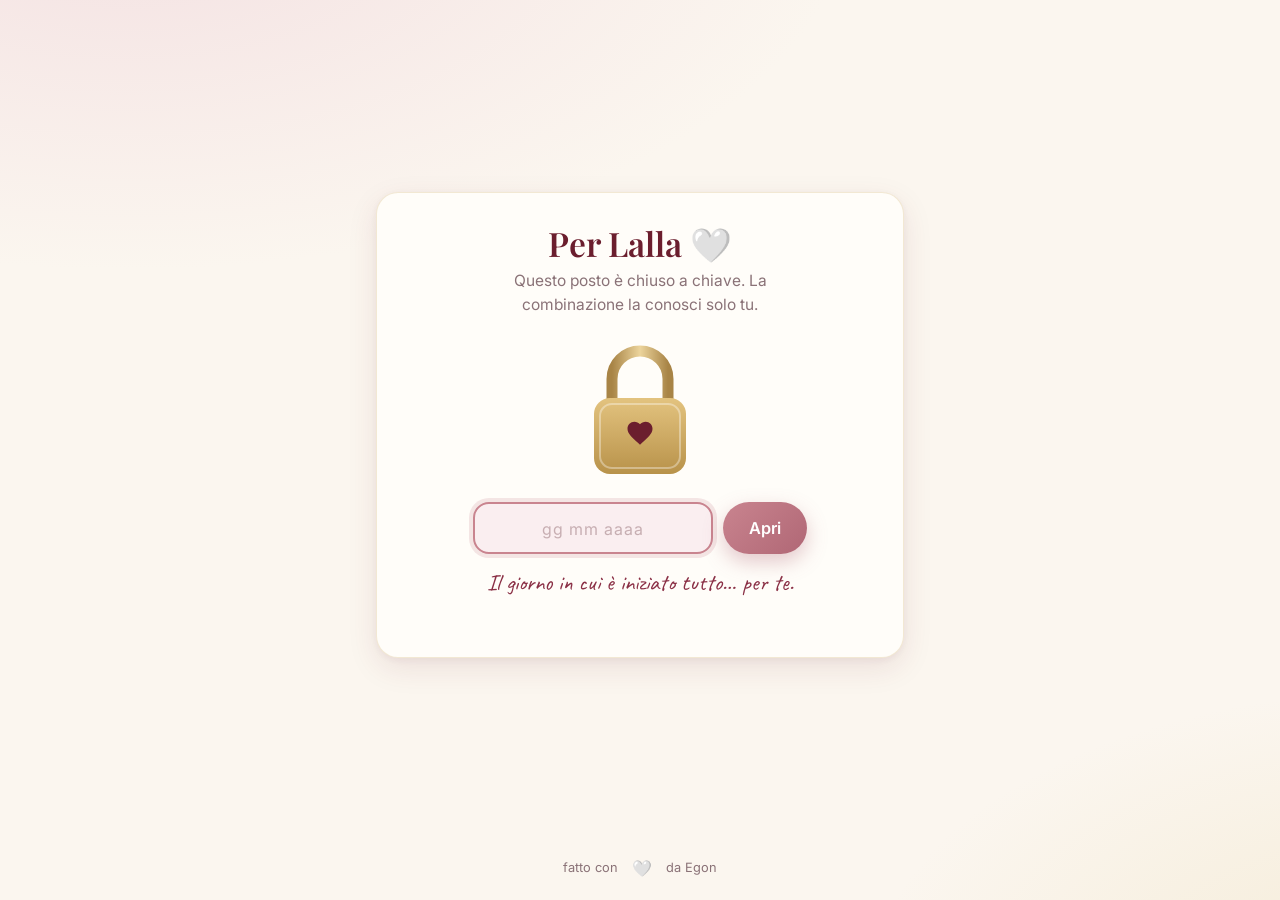
<file: index.html>
<!doctype html>
<html lang="it">
<head>
  <meta charset="utf-8">
  <meta name="viewport" content="width=device-width, initial-scale=1, viewport-fit=cover">
  <meta name="theme-color" content="#fbf6ef">
  <meta name="robots" content="noindex, nofollow">
  <meta name="apple-mobile-web-app-capable" content="yes">
  <meta name="format-detection" content="telephone=no">
  <title>Per Lalla 🤍</title>
  <link rel="icon" href="data:image/svg+xml,%3Csvg xmlns='http://www.w3.org/2000/svg' viewBox='0 0 24 24'%3E%3Cpath fill='%23c9848f' d='M12 21.35l-1.45-1.32C5.4 15.36 2 12.28 2 8.5 2 5.42 4.42 3 7.5 3c1.74 0 3.41.81 4.5 2.09C13.09 3.81 14.76 3 16.5 3 19.58 3 22 5.42 22 8.5c0 3.78-3.4 6.86-8.55 11.54L12 21.35z'/%3E%3C/svg%3E">
  <link rel="preconnect" href="https://fonts.googleapis.com">
  <link rel="preconnect" href="https://fonts.gstatic.com" crossorigin>
  <link rel="stylesheet" href="https://fonts.googleapis.com/css2?family=Caveat:wght@500;600;700&family=Inter:wght@400;500;600;700&family=Playfair+Display:ital,wght@0,500;0,600;0,700;1,500&display=swap">
  <link rel="stylesheet" href="style.css">
</head>
<body>
  <div id="petals" aria-hidden="true"></div>

  <header id="progress" aria-label="Avanzamento" hidden></header>

  <main id="app" aria-live="polite"></main>

  <footer id="footer">
    <span id="footer-before"></span>
    <button id="footer-heart" type="button" aria-label="Cuore">🤍</button>
    <span id="footer-after"></span>
  </footer>

  <!-- Unico elemento audio, riutilizzato per tutti i brani -->
  <audio id="audio" preload="metadata" playsinline webkit-playsinline></audio>

  <div id="toast" role="status" aria-live="polite"></div>

  <script src="config.js"></script>
  <script src="games/wordle.js"></script>
  <script src="games/memory.js"></script>
  <script src="games/numbers.js"></script>
  <script src="player.js"></script>
  <script src="app.js"></script>
</body>
</html>
</file>
<file: style.css>
/* =========================================================================
   Stile — romantico ed elegante (il player finale è scuro)
   ========================================================================= */
:root {
  --cream: #fbf6ef;
  --ivory: #fffdf9;
  --rose: #c9848f;
  --rose-deep: #b06775;
  --rose-light: #f3dfe1;
  --rose-pale: #faeef0;
  --bordeaux: #6b1e2e;
  --bordeaux-2: #8a2f45;
  --gold: #c9a961;
  --gold-soft: #e8d7a8;
  --text: #3e2a2f;
  --muted: #8a7277;
  --sage: #8fa98b;
  --absent: #b3aaa7;
  --shadow: 0 10px 30px rgba(107, 30, 46, .10), 0 2px 8px rgba(107, 30, 46, .06);
  --radius: 22px;

  --f-serif: 'Playfair Display', Georgia, 'Times New Roman', serif;
  --f-script: 'Caveat', 'Dancing Script', 'Segoe Script', 'Bradley Hand', cursive;
  --f-sans: 'Inter', -apple-system, BlinkMacSystemFont, 'Segoe UI', Roboto, Helvetica, Arial, sans-serif;

  --sp-bg: #121212;
  --sp-card: #181818;
  --sp-card-2: #282828;
  --sp-text: #ffffff;
  --sp-muted: #b3b3b3;
  --sp-accent: #f48fa5;
}

*, *::before, *::after { box-sizing: border-box; }

html { -webkit-text-size-adjust: 100%; text-size-adjust: 100%; }

html, body { margin: 0; padding: 0; overflow-x: hidden; }

body {
  min-height: 100vh;
  min-height: 100dvh;
  background: var(--cream);
  background-image:
    radial-gradient(1200px 600px at 10% -10%, rgba(243, 223, 225, .9), transparent 60%),
    radial-gradient(900px 500px at 110% 110%, rgba(232, 215, 168, .35), transparent 60%);
  background-attachment: fixed;
  color: var(--text);
  font-family: var(--f-sans);
  font-size: 16px;
  line-height: 1.5;
  display: flex;
  flex-direction: column;
  padding: env(safe-area-inset-top) env(safe-area-inset-right) env(safe-area-inset-bottom) env(safe-area-inset-left);
  -webkit-tap-highlight-color: transparent;
  transition: background-color .6s ease, color .6s ease;
}

button { font: inherit; color: inherit; touch-action: manipulation; }
img { display: block; max-width: 100%; }
[hidden] { display: none !important; }

.script { font-family: var(--f-script); }

/* ---------- petali sullo sfondo ---------- */
#petals { position: fixed; inset: 0; pointer-events: none; overflow: hidden; z-index: 0; }
.petal {
  position: absolute; top: -40px;
  background: radial-gradient(circle at 30% 30%, #f6e1e4, var(--rose));
  border-radius: 80% 0 80% 0;
  opacity: .35;
  animation: petal-fall linear infinite;
}
.petal.heart { background: none; border-radius: 0; }
.petal.heart svg { width: 100%; height: 100%; fill: var(--rose); }
@keyframes petal-fall {
  0% { transform: translate3d(0, -5vh, 0) rotate(0deg); }
  50% { transform: translate3d(var(--drift), 50vh, 0) rotate(200deg); }
  100% { transform: translate3d(0, 110vh, 0) rotate(380deg); }
}
body.dark #petals { display: none; }

/* ---------- barra avanzamento ---------- */
#progress {
  position: relative; z-index: 2;
  display: flex; align-items: center; justify-content: center;
  gap: 6px;
  padding: 14px 16px 0;
}
.p-heart { width: 20px; height: 20px; display: inline-flex; }
.p-heart svg { width: 100%; height: 100%; fill: transparent; stroke: var(--rose); stroke-width: 2; transition: fill .6s ease, transform .4s ease; }
.p-heart.on svg { fill: var(--rose); }
.p-heart.current svg { stroke: var(--bordeaux); animation: p-pulse 2.2s ease-in-out infinite; }
.p-line { width: 28px; height: 2px; border-radius: 2px; background: var(--rose-light); transition: background .6s; }
.p-line.on { background: var(--rose); }
@keyframes p-pulse { 0%, 100% { transform: scale(1); } 50% { transform: scale(1.15); } }

/* ---------- contenitore schermate ---------- */
#app {
  position: relative; z-index: 2;
  flex: 1 0 auto;
  width: 100%;
  max-width: 560px;
  margin: 0 auto;
  padding: 16px 16px 8px;
  display: flex; flex-direction: column;
}
.screen {
  flex: 1 0 auto;
  display: flex; flex-direction: column; justify-content: center;
  gap: 14px;
  transition: opacity .45s ease, transform .45s cubic-bezier(.2, .8, .2, 1);
}
.screen.entering { opacity: 0; transform: translateY(18px); }
.screen.leaving { opacity: 0; transform: translateY(-14px); transition-duration: .35s; }
body.player-mode #app { max-width: none; padding: 0; }

/* ---------- elementi comuni ---------- */
.card {
  background: var(--ivory);
  border-radius: var(--radius);
  box-shadow: var(--shadow);
  border: 1px solid rgba(201, 169, 97, .25);
  padding: 26px 20px;
  text-align: center;
  position: relative;
}
.title {
  font-family: var(--f-serif);
  font-weight: 600;
  color: var(--bordeaux);
  font-size: clamp(1.6rem, 6vw, 2.1rem);
  line-height: 1.2;
  margin: 0 0 6px;
  text-wrap: balance;
}
.subtitle { color: var(--muted); margin: 0 0 4px; font-size: .97rem; text-wrap: balance; }
.game-head { text-align: center; }
.game-head .title { margin-bottom: 2px; }

.btn {
  display: inline-flex; align-items: center; justify-content: center; gap: 8px;
  min-height: 50px; min-width: 44px;
  padding: 12px 26px;
  border: 0; border-radius: 999px;
  font-weight: 600; font-size: 1.02rem;
  cursor: pointer;
  transition: transform .15s ease, box-shadow .2s ease, background .2s ease, opacity .2s;
}
.btn:active { transform: scale(.97); }
.btn:disabled { opacity: .6; cursor: default; }
.btn-primary {
  background: linear-gradient(135deg, var(--rose) 0%, var(--rose-deep) 100%);
  color: #fff;
  box-shadow: 0 8px 20px rgba(176, 103, 117, .35);
}
.btn-primary:hover { box-shadow: 0 10px 26px rgba(176, 103, 117, .45); }
.btn-primary.armed { background: linear-gradient(135deg, var(--bordeaux-2), var(--bordeaux)); }
.btn:focus-visible, .ic:focus-visible, [tabindex]:focus-visible { outline: 3px solid var(--gold); outline-offset: 3px; }

.hint { color: var(--bordeaux-2); font-size: 1.45rem; line-height: 1.25; margin: 14px 0 0; text-wrap: balance; }
.skip-hint { text-align: center; color: var(--muted); font-size: .85rem; margin: 4px 0 0; transition: opacity .4s; }
.skip-hint.gone { opacity: 0; }
.skip-hint.pulse { animation: soft-pulse 2.4s ease-in-out infinite; }
@keyframes soft-pulse { 0%, 100% { opacity: .55; } 50% { opacity: 1; } }

.reveal-later { display: flex; justify-content: center; opacity: 0; transform: translateY(10px); pointer-events: none; transition: opacity .6s ease, transform .6s ease; }
.reveal-later.show { opacity: 1; transform: none; pointer-events: auto; }

.ornament { color: var(--gold); letter-spacing: .5em; font-size: .7rem; margin: 2px 0 10px; }

#toast {
  position: fixed; left: 50%; z-index: 60;
  bottom: calc(24px + env(safe-area-inset-bottom));
  transform: translate(-50%, 20px);
  max-width: min(92vw, 420px);
  background: var(--bordeaux); color: #fff;
  padding: 12px 18px; border-radius: 14px;
  font-size: .95rem; text-align: center;
  box-shadow: 0 10px 30px rgba(0, 0, 0, .25);
  opacity: 0; pointer-events: none;
  transition: opacity .3s, transform .3s;
}
#toast.show { opacity: 1; transform: translate(-50%, 0); }
body.player-mode #toast { bottom: calc(96px + env(safe-area-inset-bottom)); background: #333; }
body.np-open #toast { bottom: auto; top: calc(16px + env(safe-area-inset-top)); transform: translate(-50%, -20px); }
body.np-open #toast.show { transform: translate(-50%, 0); }

.confetti { position: fixed; inset: 0; width: 100vw; height: 100vh; pointer-events: none; z-index: 50; }

/* ---------- footer ---------- */
#footer {
  position: relative; z-index: 1;
  display: flex; align-items: center; justify-content: center; gap: 2px;
  color: var(--muted); font-size: .8rem;
  padding: 4px 16px 10px;
}
#footer-heart {
  width: 44px; height: 44px;
  background: none; border: 0; cursor: pointer;
  font-size: 1rem; line-height: 1;
  -webkit-user-select: none; user-select: none;
}
#footer-heart.beat { animation: beat .35s ease; }
@keyframes beat { 50% { transform: scale(1.35); } }
body.dark #footer { color: #6f6f6f; }
body.player-mode #footer { background: var(--sp-bg); padding-bottom: calc(92px + env(safe-area-inset-bottom)); }

/* ---------- 0. lucchetto ---------- */
.lock-card { padding-top: 30px; }
.lock-wrap { width: 120px; margin: 18px auto 12px; }
.lock-svg { width: 100%; height: auto; overflow: visible; }
.lock-shackle { transform-origin: 88px 70px; transform-box: view-box; transition: transform .7s cubic-bezier(.3, 1.6, .5, 1); }
.lock-wrap.open .lock-shackle { transform: translateY(-16px) rotate(-28deg); }
.lock-wrap.open { animation: lock-glow 1.2s ease forwards; }
@keyframes lock-glow { 60% { filter: drop-shadow(0 0 18px rgba(232, 215, 168, .95)); } 100% { filter: drop-shadow(0 0 8px rgba(232, 215, 168, .6)); transform: scale(1.04); } }
.lock-wrap.shake { animation: shake .5s ease; }
@keyframes shake {
  0%, 100% { transform: translateX(0); }
  20% { transform: translateX(-9px) rotate(-4deg); }
  40% { transform: translateX(8px) rotate(3deg); }
  60% { transform: translateX(-6px) rotate(-2deg); }
  80% { transform: translateX(4px); }
}
.lock-form { display: flex; gap: 10px; justify-content: center; flex-wrap: wrap; margin-top: 8px; }
.code-input {
  flex: 1 1 180px; max-width: 240px;
  min-height: 52px;
  font: 600 1.25rem/1 var(--f-sans);
  letter-spacing: .14em; text-align: center;
  color: var(--bordeaux);
  background: var(--rose-pale);
  border: 2px solid var(--rose-light);
  border-radius: 16px;
  padding: 10px 12px;
  outline: none;
  transition: border-color .2s, box-shadow .2s;
  -webkit-appearance: none; appearance: none;
}
.code-input::placeholder { color: #c7aeb2; letter-spacing: .06em; font-weight: 400; font-size: 1rem; }
.code-input:focus { border-color: var(--rose); box-shadow: 0 0 0 4px rgba(201, 132, 143, .2); }
.lock-msg { min-height: 1.5em; margin: 10px 0 0; color: var(--bordeaux-2); font-weight: 500; }
.lock-msg.ok { color: var(--sage); }

/* ---------- 1. messaggio ---------- */
.message-wrap { display: flex; flex-direction: column; gap: 16px; }
.paper {
  position: relative;
  background:
    repeating-linear-gradient(transparent 0 37px, rgba(201, 132, 143, .18) 37px 38px),
    linear-gradient(#fffdf8, #fbf3e6);
  background-position: 0 22px, 0 0;
  border-radius: 6px 6px 18px 18px;
  box-shadow: var(--shadow), inset 0 0 40px rgba(201, 169, 97, .12);
  padding: 28px 22px 26px 34px;
  min-height: 340px;
  cursor: pointer;
  transform: rotate(-.6deg);
}
.paper::before {
  content: ''; position: absolute; top: 0; bottom: 0; left: 22px; width: 1px;
  background: rgba(201, 132, 143, .45);
}
.paper::after {
  content: ''; position: absolute; top: -10px; left: 50%; width: 90px; height: 24px;
  transform: translateX(-50%) rotate(-2deg);
  background: rgba(232, 215, 168, .65);
  box-shadow: 0 1px 3px rgba(0, 0, 0, .06);
}
.typed {
  font-size: clamp(1.55rem, 6.4vw, 1.9rem);
  line-height: 38px;
  color: #4a2a33;
  white-space: pre-line;
  min-height: 228px;
}
.caret { display: inline-block; width: 2px; height: 1em; margin-left: 2px; vertical-align: -0.12em; background: var(--bordeaux); animation: blink 1s steps(1) infinite; }
@keyframes blink { 50% { opacity: 0; } }
.signature { text-align: right; font-size: 1.9rem; color: var(--bordeaux); margin: 10px 4px 0 0; opacity: 0; transform: translateY(6px); transition: opacity .8s, transform .8s; }
.signature.show { opacity: 1; transform: none; }

/* ---------- indovinello ---------- */
.riddle-card { padding: 34px 22px 28px; }
.riddle-badge { width: 54px; height: 54px; margin: 0 auto 10px; border-radius: 50%; background: var(--rose-pale); display: flex; align-items: center; justify-content: center; border: 1px solid var(--gold-soft); }
.riddle-badge svg { width: 26px; height: 26px; fill: var(--rose); }
.riddle-text { font-size: clamp(1.6rem, 6.5vw, 2rem); line-height: 1.3; color: #4a2a33; margin: 0 0 26px; text-wrap: balance; }

/* ---------- pacco regalo ---------- */
.gift-card { padding: 28px 20px; }
.gift-box {
  display: block; width: min(250px, 70vw); margin: 10px auto 0;
  background: none; border: 0; padding: 0; cursor: pointer;
  min-height: 44px;
}
.gift-svg { width: 100%; height: auto; overflow: visible; }
.gift-lid { transform-box: view-box; transform-origin: 100px 84px; transition: transform .9s cubic-bezier(.25, 1.4, .5, 1), opacity .9s ease; }
.gift-glow { opacity: 0; transition: opacity .8s ease .2s; }
.gift-box.shaking .gift-svg { animation: gift-shake .9s ease; }
@keyframes gift-shake {
  0%, 100% { transform: rotate(0); }
  15% { transform: rotate(-6deg); } 30% { transform: rotate(5deg); }
  45% { transform: rotate(-5deg); } 60% { transform: rotate(4deg); }
  75% { transform: rotate(-2deg) translateY(-3px); }
}
.gift-box.opened .gift-lid { transform: translate(60px, -120px) rotate(28deg); opacity: 0; }
.gift-box.opened .gift-glow { opacity: 1; }
.gift-after { font-size: 1.55rem; color: var(--bordeaux-2); margin: 6px 0 14px; opacity: 0; transition: opacity .6s; min-height: 1.3em; }
.gift-after.show { opacity: 1; }

/* ---------- pannello fine gioco ---------- */
.end-panel { display: none; }
.end-panel.show { display: block; margin-top: 16px; animation: rise .6s ease both; }
.end-title { font-family: var(--f-serif); color: var(--bordeaux); font-size: 1.5rem; margin: 0 0 6px; }
.end-text { margin: 0 0 16px; color: var(--text); }
@keyframes rise { from { opacity: 0; transform: translateY(10px); } to { opacity: 1; transform: none; } }

.stats { display: flex; justify-content: space-between; color: var(--muted); font-size: .92rem; margin: -6px 2px 12px; }
.stats b { color: var(--bordeaux); font-variant-numeric: tabular-nums; }

/* ---------- gioco 1: parola nascosta ---------- */
.w-card { padding: 18px 12px 16px; }
.w-grid {
  --gap: 6px;
  display: grid; gap: var(--gap);
  width: min(100%, calc(var(--cols) * 54px + (var(--cols) - 1) * var(--gap)));
  margin: 0 auto;
}
.w-row { display: grid; grid-template-columns: repeat(var(--cols), 1fr); gap: var(--gap); }
.w-row.shake { animation: shake .45s ease; }
.w-tile {
  aspect-ratio: 1;
  display: flex; align-items: center; justify-content: center;
  border: 2px solid var(--rose-light);
  border-radius: 10px;
  background: #fff;
  font: 700 clamp(1.1rem, 5.6vw, 1.6rem)/1 var(--f-sans);
  color: var(--text);
  text-transform: uppercase;
  -webkit-user-select: none; user-select: none;
}
.w-tile.filled { border-color: var(--rose); }
.w-tile.pop { animation: pop .12s ease; }
@keyframes pop { 50% { transform: scale(1.1); } }
.w-tile[data-state] { color: #fff; border-color: transparent; }
.w-tile[data-state="correct"] { background: var(--sage); }
.w-tile[data-state="present"] { background: var(--gold); }
.w-tile[data-state="absent"] { background: var(--absent); }
.w-tile.flip { animation: flip .5s ease both; }
@keyframes flip { 0% { transform: rotateX(0); } 50% { transform: rotateX(90deg); } 100% { transform: rotateX(0); } }
.w-tile.bounce { animation: bounce .6s ease both; }
@keyframes bounce { 0%, 100% { transform: translateY(0); } 40% { transform: translateY(-14px); } 70% { transform: translateY(3px); } }
.w-msg {
  position: absolute; left: 50%; top: 18%; z-index: 3;
  transform: translate(-50%, -6px);
  margin: 0; padding: 8px 14px;
  background: var(--bordeaux); color: #fff; border-radius: 10px;
  font-weight: 600; white-space: nowrap;
  opacity: 0; pointer-events: none;
  transition: opacity .25s, transform .25s;
}
.w-msg.show { opacity: 1; transform: translate(-50%, 0); }
.w-hints { margin: 10px 0 0; }
.w-hint {
  display: flex; align-items: center; justify-content: center; gap: 8px;
  font-size: 1.35rem; line-height: 1.2; color: var(--bordeaux-2);
  margin: 4px 0; text-align: center; text-wrap: balance; animation: rise .6s ease both;
}
.w-hint svg { width: 16px; height: 16px; fill: var(--rose); flex: 0 0 auto; }
.w-kb { margin-top: 12px; display: flex; flex-direction: column; gap: 7px; transition: opacity .4s; }
.w-kb.done { display: none; }
.w-kb-row { display: flex; justify-content: center; gap: 5px; }
.w-key {
  flex: 1 1 0; max-width: 44px; min-width: 0;
  height: 54px;
  border: 0; border-radius: 8px;
  background: var(--rose-light);
  color: var(--text);
  font-weight: 600; font-size: 1rem;
  cursor: pointer; padding: 0;
  -webkit-user-select: none; user-select: none;
  transition: background .3s, color .3s, transform .08s;
}
.w-key:active { transform: scale(.94); }
.w-key.wide { flex: 1.6 1 0; max-width: 72px; font-size: .74rem; letter-spacing: .02em; }
.w-key[data-state="correct"] { background: var(--sage); color: #fff; }
.w-key[data-state="present"] { background: var(--gold); color: #fff; }
.w-key[data-state="absent"] { background: var(--absent); color: #fff; opacity: .75; }

/* ---------- gioco 2: memory ---------- */
.m-card-wrap { padding: 18px 12px 16px; }
.m-grid { display: grid; grid-template-columns: repeat(4, 1fr); gap: 8px; width: min(100%, 460px); margin: 0 auto; }
.m-card {
  aspect-ratio: 1; padding: 0; border: 0; background: none; cursor: pointer;
  -webkit-perspective: 800px; perspective: 800px;
}
.m-inner {
  position: relative; width: 100%; height: 100%;
  -webkit-transform-style: preserve-3d; transform-style: preserve-3d;
  transition: transform .5s cubic-bezier(.3, .9, .4, 1);
}
.m-card.flipped .m-inner, .m-card.matched .m-inner { transform: rotateY(180deg); }
.m-face {
  position: absolute; inset: 0;
  border-radius: 12px; overflow: hidden;
  -webkit-backface-visibility: hidden; backface-visibility: hidden;
}
.m-back {
  display: flex; align-items: center; justify-content: center;
  background:
    radial-gradient(circle at 30% 25%, rgba(255, 255, 255, .35), transparent 55%),
    linear-gradient(135deg, var(--rose), var(--rose-deep));
  border: 2px solid var(--gold-soft);
  box-shadow: 0 4px 10px rgba(107, 30, 46, .15);
}
.m-back svg { width: 38%; height: 38%; fill: #fff; opacity: .92; }
.m-front { transform: rotateY(180deg); background: var(--rose-light); border: 2px solid #fff; box-shadow: 0 4px 10px rgba(107, 30, 46, .15); }
.m-front img { width: 100%; height: 100%; object-fit: cover; }
.m-card.matched .m-front { border-color: var(--gold); box-shadow: 0 0 0 2px rgba(201, 169, 97, .4), 0 0 16px rgba(201, 169, 97, .55); }
.m-card.matched { animation: match .5s ease .1s; cursor: default; }
@keyframes match { 50% { transform: scale(1.06); } }

/* ---------- gioco 3: caselle ---------- */
.n-card { padding: 18px 12px 16px; }
.n-stage { position: relative; }
.n-grid { display: grid; grid-template-columns: repeat(4, 1fr); gap: 8px; width: min(100%, 420px); margin: 0 auto; }
.n-cell {
  position: relative;
  aspect-ratio: 1 / .92;
  padding: 0; border: 0; border-radius: 10px;
  background: #3b1520;
  box-shadow: inset 0 2px 8px rgba(0, 0, 0, .45);
  cursor: pointer;
  -webkit-perspective: 600px; perspective: 600px;
  min-height: 44px;
}
.n-inside {
  position: absolute; inset: 0; border-radius: 10px;
  display: flex; align-items: center; justify-content: center;
  background: radial-gradient(circle, #fffaf0 0%, #fbe3b0 50%, #f1c9a8 100%);
  opacity: 0; transition: opacity .3s ease;
}
.n-inside svg { width: 34%; height: 34%; fill: var(--bordeaux); opacity: .85; }
.n-door {
  position: absolute; inset: 0; border-radius: 10px;
  display: flex; align-items: center; justify-content: center;
  background:
    linear-gradient(145deg, rgba(255, 255, 255, .45), transparent 45%),
    linear-gradient(160deg, #ecd49c, #c9a961 55%, #a8843e);
  border: 1px solid rgba(255, 255, 255, .5);
  box-shadow: inset 0 0 0 4px rgba(255, 255, 255, .18), 0 3px 8px rgba(107, 30, 46, .2);
  transform-origin: left center;
  -webkit-backface-visibility: hidden; backface-visibility: hidden;
  transition: transform .55s cubic-bezier(.4, 1.4, .5, 1), opacity .55s;
}
.n-num { font: 700 clamp(1.15rem, 5.5vw, 1.55rem)/1 var(--f-serif); color: var(--bordeaux); text-shadow: 0 1px 0 rgba(255, 255, 255, .5); }
.n-knob { position: absolute; right: 9%; top: 50%; width: 6px; height: 6px; border-radius: 50%; background: var(--bordeaux); opacity: .55; transform: translateY(-50%); }
.n-cell.open { cursor: default; }
.n-cell.open .n-door { transform: rotateY(-105deg); opacity: .0; }
.n-cell.open .n-inside { opacity: 1; animation: glow .8s ease; }
@keyframes glow { 0% { box-shadow: 0 0 0 rgba(240, 200, 112, 0); } 40% { box-shadow: 0 0 22px 6px rgba(240, 200, 112, .85); } 100% { box-shadow: 0 0 6px rgba(240, 200, 112, .35); } }
.n-cell.wrong { animation: shake .4s ease; }
.n-cell.wrong .n-door { background: linear-gradient(160deg, #f1d4d8, #d08d98); }
.n-overlay {
  position: absolute; inset: -6px; z-index: 2;
  display: flex; flex-direction: column; align-items: center; justify-content: center; gap: 14px;
  background: rgba(255, 253, 249, .78);
  -webkit-backdrop-filter: blur(4px); backdrop-filter: blur(4px);
  border-radius: 14px; padding: 16px;
  transition: opacity .4s;
}
.n-overlay p { margin: 0; font-weight: 500; color: var(--bordeaux); }
.n-overlay.gone { opacity: 0; pointer-events: none; }
.n-timer { font-variant-numeric: tabular-nums; }

@media (min-width: 700px) and (orientation: landscape), (min-width: 900px) {
  .screen-wide { max-width: 680px; width: 100%; margin: 0 auto; }
  body:has(.screen-wide) #app { max-width: 720px; }
  .n-grid { grid-template-columns: repeat(6, 1fr); width: min(100%, 600px); }
}

/* ---------- transizione scura ---------- */
body.dark { background: var(--sp-bg); background-image: none; color: var(--sp-text); }
.finale-wrap { flex: 1; display: flex; flex-direction: column; align-items: center; justify-content: center; text-align: center; gap: 18px; min-height: 70vh; }
.finale-line { font-family: var(--f-serif); font-style: italic; font-size: clamp(1.7rem, 7vw, 2.4rem); margin: 0; opacity: 0; transform: translateY(10px); transition: opacity 1.4s ease, transform 1.4s ease; }
.finale-line.small { font-family: var(--f-sans); font-style: normal; font-size: 1.1rem; color: var(--sp-muted); }
.finale-line.show { opacity: 1; transform: none; }
.btn-play { margin-top: 18px; background: var(--sp-accent); color: #1a0a0e; padding: 12px 28px 12px 14px; min-height: 56px; box-shadow: 0 10px 30px rgba(244, 143, 165, .3); }
.btn-play:hover { transform: scale(1.03); }
.btn-play-icon { width: 34px; height: 34px; border-radius: 50%; background: #1a0a0e; display: flex; align-items: center; justify-content: center; }
.btn-play-icon svg { width: 16px; height: 16px; fill: var(--sp-accent); margin-left: 2px; }

/* =========================================================================
   Player finale
   ========================================================================= */
body.player-mode { background: var(--sp-bg); }
body.np-open { overflow: hidden; }
.screen[data-screen="player"] { justify-content: flex-start; gap: 0; }

.ic {
  display: inline-flex; align-items: center; justify-content: center;
  width: 44px; height: 44px; padding: 0;
  background: none; border: 0; border-radius: 50%;
  color: var(--sp-muted); cursor: pointer;
  transition: color .2s, transform .15s;
}
.ic svg { width: 24px; height: 24px; fill: currentColor; }
.ic:hover { color: #fff; }
.ic:active { transform: scale(.92); }
.ic.on { color: var(--sp-accent); }
.ic.pop { animation: beat .35s ease; }
.ic-spacer { width: 44px; }

.pl { position: relative; color: var(--sp-text); padding: 0 16px 24px; max-width: 980px; margin: 0 auto; width: 100%; isolation: isolate; }
.pl-bg {
  position: absolute; left: 50%; top: 0; width: 100vw; height: 460px; transform: translateX(-50%);
  background: linear-gradient(180deg, rgba(var(--dom, 107, 30, 46), 1) 0%, rgba(var(--dom, 107, 30, 46), .55) 45%, var(--sp-bg) 100%);
  z-index: -1;
  transition: background .8s;
}
.pl { --dom: 107, 30, 46; }
.pl-topbar { display: flex; align-items: center; justify-content: center; padding: 14px 0 6px; }
.pl-app { font-weight: 700; font-size: .85rem; letter-spacing: .04em; opacity: .9; display: inline-flex; align-items: center; gap: 6px; }
.pl-app::before { content: ''; width: 10px; height: 10px; border-radius: 50%; background: var(--sp-accent); box-shadow: 0 0 10px var(--sp-accent); }
.pl-hero { display: flex; flex-direction: column; align-items: center; gap: 18px; padding: 16px 0 10px; }
.pl-cover-wrap { width: min(62vw, 260px); aspect-ratio: 1; box-shadow: 0 12px 40px rgba(0, 0, 0, .5); border-radius: 6px; overflow: hidden; background: var(--sp-card-2); }
.pl-cover { width: 100%; height: 100%; object-fit: cover; }
.pl-meta { width: 100%; }
.pl-kind { display: none; font-size: .8rem; font-weight: 600; }
.pl-title { font-family: var(--f-sans); font-weight: 800; font-size: clamp(1.6rem, 7vw, 2.2rem); letter-spacing: -.02em; line-height: 1.1; margin: 0 0 6px; }
.pl-desc { color: var(--sp-muted); font-size: .9rem; margin: 0 0 6px; }
.pl-info { color: var(--sp-muted); font-size: .88rem; margin: 0; }
.pl-info b { color: #fff; font-weight: 700; }
.pl-actions { display: flex; align-items: center; gap: 4px; padding: 6px 0 10px; }
.pl-actions .spacer { flex: 1; }
.pl-heart svg, .pl-shuffle svg { width: 28px; height: 28px; }
.pl-bigplay { width: 58px; height: 58px; background: var(--sp-accent); color: #140a0d; box-shadow: 0 8px 22px rgba(0, 0, 0, .35); }
.pl-bigplay:hover { color: #140a0d; transform: scale(1.05); background: #ffa6ba; }
.pl-bigplay svg { width: 26px; height: 26px; }
.pl-thead { display: none; }
.pl-tracks { list-style: none; margin: 0; padding: 0; }
.tr {
  display: grid; grid-template-columns: 32px 1fr auto; align-items: center; gap: 12px;
  min-height: 60px; padding: 6px 8px; margin: 0 -8px;
  border-radius: 6px; cursor: pointer;
  transition: background .2s;
}
.tr:hover, .tr:focus-visible { background: rgba(255, 255, 255, .08); outline: none; }
.tr-num { position: relative; color: var(--sp-muted); text-align: center; font-variant-numeric: tabular-nums; height: 20px; display: flex; align-items: center; justify-content: center; }
.tr-main { display: flex; flex-direction: column; min-width: 0; }
.tr-title { color: #fff; font-size: 1rem; white-space: nowrap; overflow: hidden; text-overflow: ellipsis; }
.tr-artist { color: var(--sp-muted); font-size: .85rem; white-space: nowrap; overflow: hidden; text-overflow: ellipsis; }
.tr-dur { color: var(--sp-muted); font-size: .88rem; font-variant-numeric: tabular-nums; }
.tr.current .tr-title { color: var(--sp-accent); }
.eq { display: none; align-items: flex-end; gap: 2px; height: 14px; }
.eq i { width: 3px; height: 100%; background: var(--sp-accent); border-radius: 1px; transform-origin: bottom; animation: eq 1s ease-in-out infinite; transform: scaleY(.4); }
.eq i:nth-child(2) { animation-delay: -.4s; }
.eq i:nth-child(3) { animation-delay: -.7s; }
@keyframes eq { 0%, 100% { transform: scaleY(.3); } 50% { transform: scaleY(1); } }
.tr.current .tr-n { display: none; }
.tr.current .eq { display: flex; }
.tr.current:not(.playing) .eq i { animation-play-state: paused; }

.pl-closing { text-align: center; font-size: 1.7rem; color: #f3c9d2; margin: 40px 0 8px; line-height: 1.3; text-wrap: balance; }

/* mini-player */
.mini {
  position: fixed; z-index: 30;
  left: max(8px, env(safe-area-inset-left)); right: max(8px, env(safe-area-inset-right));
  bottom: calc(8px + env(safe-area-inset-bottom));
  max-width: 964px; margin: 0 auto;
  display: grid; grid-template-columns: 44px 1fr 44px; align-items: center; gap: 10px;
  padding: 8px 8px 10px;
  background: #3a1e26;
  background: color-mix(in srgb, rgb(var(--dom, 107, 30, 46)) 55%, #1d1d1d);
  border-radius: 10px;
  box-shadow: 0 8px 24px rgba(0, 0, 0, .5);
  cursor: pointer; overflow: hidden;
  transition: transform .3s ease;
}
.mini img { width: 44px; height: 44px; border-radius: 4px; object-fit: cover; background: var(--sp-card-2); }
.mini-text { display: flex; flex-direction: column; min-width: 0; }
.mini-title { color: #fff; font-weight: 600; font-size: .92rem; white-space: nowrap; overflow: hidden; text-overflow: ellipsis; }
.mini-artist { color: #d6c9cc; font-size: .8rem; white-space: nowrap; overflow: hidden; text-overflow: ellipsis; }
.mini-play { color: #fff; }
.mini-play svg { width: 26px; height: 26px; }
.mini-progress { position: absolute; left: 10px; right: 10px; bottom: 3px; height: 2px; background: rgba(255, 255, 255, .25); border-radius: 2px; overflow: hidden; }
.mini-progress i { display: block; height: 100%; width: 0; background: #fff; }
body.np-open .mini { transform: translateY(160%); }

/* player a schermo intero */
.np {
  position: fixed; inset: 0; z-index: 40;
  background: var(--sp-bg);
  transform: translateY(100%);
  visibility: hidden;
  transition: transform .45s cubic-bezier(.2, .8, .2, 1), visibility 0s linear .45s;
  overflow-y: auto; -webkit-overflow-scrolling: touch;
  overscroll-behavior: contain;
}
.np.open { transform: none; visibility: visible; transition: transform .45s cubic-bezier(.2, .8, .2, 1), visibility 0s; }
.np { --dom: 107, 30, 46; }
.np-bg { position: absolute; left: 0; right: 0; top: 0; height: 100%; min-height: 100vh; background: linear-gradient(180deg, rgba(var(--dom), 1) 0%, rgba(var(--dom), .6) 40%, var(--sp-bg) 85%); z-index: 0; transition: background .8s; }
.np-inner {
  position: relative; z-index: 1;
  max-width: 460px; margin: 0 auto;
  padding: calc(8px + env(safe-area-inset-top)) calc(20px + env(safe-area-inset-right)) calc(28px + env(safe-area-inset-bottom)) calc(20px + env(safe-area-inset-left));
  display: flex; flex-direction: column;
  color: #fff;
}
.np-top { display: flex; align-items: center; justify-content: space-between; }
.np-close { color: #fff; }
.np-close svg { width: 28px; height: 28px; }
.np-from { text-align: center; display: flex; flex-direction: column; line-height: 1.25; min-width: 0; }
.np-from small { font-size: .7rem; text-transform: uppercase; letter-spacing: .08em; color: rgba(255, 255, 255, .75); }
.np-from b { font-size: .88rem; white-space: nowrap; overflow: hidden; text-overflow: ellipsis; }
.np-cover-wrap { margin: 22px auto 26px; width: 100%; max-width: min(100%, 52vh); aspect-ratio: 1; border-radius: 8px; overflow: hidden; box-shadow: 0 18px 50px rgba(0, 0, 0, .55); background: var(--sp-card-2); }
.np-cover { width: 100%; height: 100%; object-fit: cover; }
.np-cover-wrap { transition: transform .6s ease; }
.screen:not(.is-playing) .np-cover-wrap { transform: scale(.94); }
.np-row { display: flex; align-items: center; gap: 12px; }
.np-text { flex: 1; min-width: 0; }
.np-title { font-size: 1.45rem; font-weight: 700; margin: 0; white-space: nowrap; overflow: hidden; text-overflow: ellipsis; }
.np-artist { margin: 2px 0 0; color: rgba(255, 255, 255, .72); font-size: 1rem; white-space: nowrap; overflow: hidden; text-overflow: ellipsis; }
.np-heart svg { width: 28px; height: 28px; }
.np-heart { color: rgba(255, 255, 255, .85); }
.np-heart.on { color: var(--sp-accent); }

.seek { position: relative; height: 32px; margin: 14px 0 0; cursor: pointer; touch-action: none; display: flex; align-items: center; }
.seek-track { position: relative; width: 100%; height: 4px; border-radius: 4px; background: rgba(255, 255, 255, .28); }
.seek-fill { position: absolute; left: 0; top: 0; bottom: 0; width: 0; border-radius: 4px; background: #fff; }
.seek-thumb { position: absolute; top: 50%; left: 0; width: 13px; height: 13px; border-radius: 50%; background: #fff; transform: translate(-50%, -50%); box-shadow: 0 2px 6px rgba(0, 0, 0, .4); }
.seek:hover .seek-fill, .seek.drag .seek-fill { background: var(--sp-accent); }
.seek.drag .seek-thumb { transform: translate(-50%, -50%) scale(1.25); }
.np-times { display: flex; justify-content: space-between; font-size: .76rem; color: rgba(255, 255, 255, .7); font-variant-numeric: tabular-nums; margin-top: -2px; }
.np-controls { display: flex; align-items: center; justify-content: space-between; margin: 14px -6px 0; }
.np-controls .ic { color: #fff; width: 52px; height: 52px; }
.np-controls .ic svg { width: 30px; height: 30px; }
.np-controls .np-shuffle, .np-controls .np-repeat { color: rgba(255, 255, 255, .78); }
.np-controls .np-shuffle svg, .np-controls .np-repeat svg { width: 24px; height: 24px; }
.np-controls .ic.on { color: var(--sp-accent); }
.np-play { width: 68px !important; height: 68px !important; background: #fff; color: #121212 !important; }
.np-play:hover { color: #121212 !important; transform: scale(1.04); }
.np-play svg { width: 30px !important; height: 30px !important; }
.np-repeat { position: relative; }
.rep-one { display: none; position: absolute; top: 8px; right: 8px; font: 700 .58rem/1 var(--f-sans); font-style: normal; background: var(--sp-accent); color: #121212; border-radius: 50%; width: 13px; height: 13px; align-items: center; justify-content: center; }
.np-repeat.one .rep-one { display: inline-flex; }
.ic.on::after { content: ''; position: absolute; bottom: 6px; width: 4px; height: 4px; border-radius: 50%; background: var(--sp-accent); }
.ic.np-shuffle, .ic.np-repeat, .ic.pl-shuffle { position: relative; }
.ic.np-heart.on::after, .ic.pl-heart.on::after { content: none; }

.np-volume { display: flex; align-items: center; gap: 10px; margin-top: 16px; color: rgba(255, 255, 255, .75); }
.np-volume svg { width: 22px; height: 22px; display: block; }
.vol-range { flex: 1; accent-color: var(--sp-accent); height: 24px; }
@media (hover: none), (pointer: coarse) { .np-volume { display: none; } }

.ly { margin-top: 26px; background: color-mix(in srgb, rgb(var(--dom)) 45%, #202020); background-color: #2a1a1f; background: color-mix(in srgb, rgb(var(--dom)) 45%, #202020); border-radius: 12px; padding: 16px 18px 6px; }
.ly h3 { margin: 0 0 10px; font-size: 1rem; }
.ly-list { position: relative; max-height: 280px; overflow-y: auto; -webkit-overflow-scrolling: touch; padding-bottom: 120px; scrollbar-width: none; mask-image: linear-gradient(transparent, #000 12%, #000 80%, transparent); -webkit-mask-image: linear-gradient(transparent, #000 12%, #000 80%, transparent); }
.ly-list::-webkit-scrollbar { display: none; }
.ly-line { margin: 0 0 12px; font-size: 1.3rem; font-weight: 700; line-height: 1.3; color: rgba(0, 0, 0, .55); cursor: pointer; transition: color .3s; }
.ly-line.past { color: rgba(255, 255, 255, .7); }
.ly-line.on { color: #fff; }

/* desktop: playlist con layout orizzontale */
@media (min-width: 768px) {
  .pl { padding: 0 32px 32px; }
  .pl-topbar { justify-content: flex-start; padding-top: 20px; }
  .pl-hero { flex-direction: row; align-items: flex-end; gap: 28px; padding: 30px 0 24px; }
  .pl-cover-wrap { width: 232px; flex: 0 0 auto; }
  .pl-kind { display: block; }
  .pl-title { font-size: clamp(2.6rem, 6vw, 4.6rem); margin: 6px 0 12px; }
  .pl-actions { padding: 10px 0 18px; gap: 10px; }
  .pl-actions .pl-bigplay { order: -1; margin-right: 10px; }
  .pl-actions .spacer { display: none; }
  .pl-thead { display: grid; grid-template-columns: 32px 1fr auto; gap: 12px; padding: 0 8px 8px; margin: 0 -8px 8px; color: var(--sp-muted); font-size: .85rem; border-bottom: 1px solid rgba(255, 255, 255, .1); }
  .pl-thead > span:first-child { text-align: center; }
  .pl-thead-dur svg { width: 16px; height: 16px; display: block; margin-left: auto; }
  .mini { grid-template-columns: 56px 1fr 52px; padding: 10px 14px 12px; }
  .mini img { width: 56px; height: 56px; }
}

/* ---------- modalità debug ---------- */
.debug { position: fixed; z-index: 100; top: calc(8px + env(safe-area-inset-top)); right: calc(8px + env(safe-area-inset-right)); display: flex; flex-direction: column; align-items: flex-end; font: 12px/1.2 var(--f-sans); }
.debug-toggle { width: 44px; height: 44px; border-radius: 50%; border: 0; background: rgba(0, 0, 0, .7); color: #fff; font-size: 18px; cursor: pointer; }
.debug-list { display: none; margin-top: 6px; background: rgba(0, 0, 0, .85); padding: 6px; border-radius: 10px; max-height: 75vh; overflow-y: auto; }
.debug.open .debug-list { display: grid; gap: 4px; }
.debug-list button { min-height: 32px; padding: 4px 12px; border: 0; border-radius: 6px; background: #333; color: #fff; text-align: left; cursor: pointer; font-family: monospace; }
.debug-list button.active { background: var(--rose); color: #000; }
.debug-list .debug-reset { background: #7a1f2b; }

/* ---------- schermi bassi / piccoli ---------- */
@media (max-height: 700px) {
  .lock-wrap { width: 96px; margin: 10px auto 8px; }
  .w-key { height: 48px; }
  .paper { min-height: 300px; }
}
@media (max-width: 360px) {
  .w-kb-row { gap: 4px; }
  .w-key.wide { font-size: .66rem; }
}

/* ---------- movimento ridotto ---------- */
@media (prefers-reduced-motion: reduce) {
  *, *::before, *::after {
    animation-duration: .01ms !important;
    animation-iteration-count: 1 !important;
    transition-duration: .01ms !important;
    scroll-behavior: auto !important;
  }
  #petals { display: none; }
  .eq i { transform: scaleY(.7); }
}
</file>
